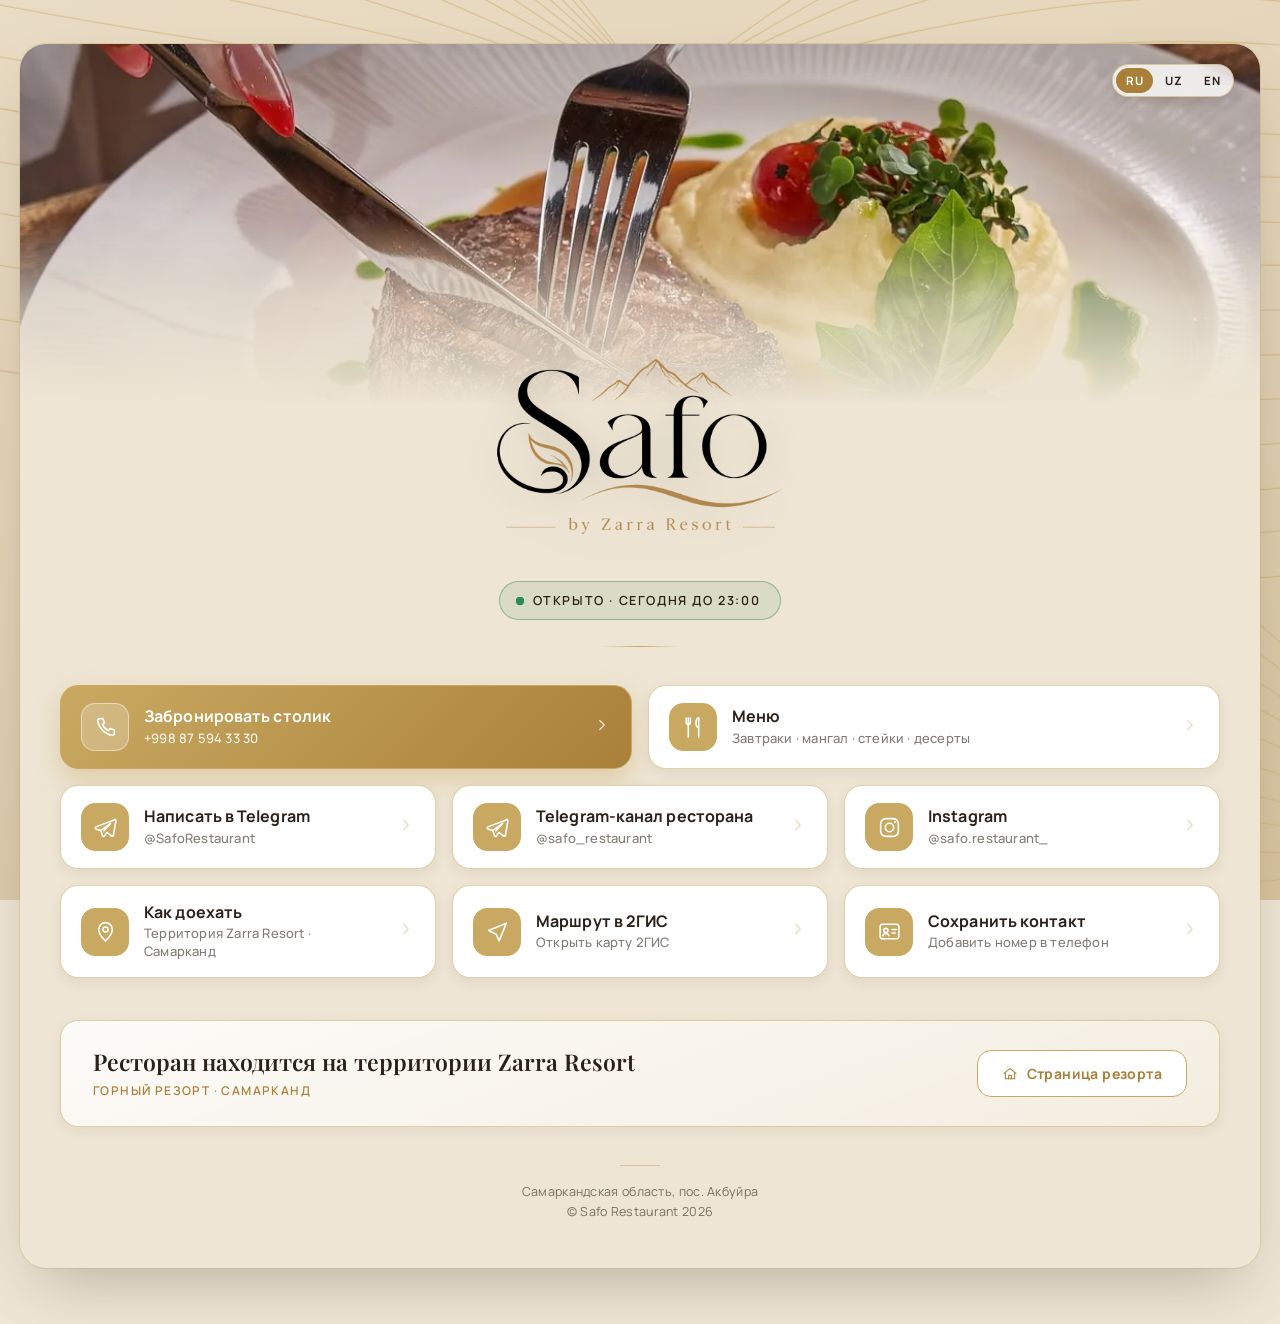
<file: index.html>
<!doctype html>
<html lang="ru">
<head>
  <meta charset="utf-8" />
  <meta name="viewport" content="width=device-width, initial-scale=1, viewport-fit=cover" />
  <title>Safo Restaurant — by Zarra Resort</title>
  <meta name="description" content="Safo Restaurant — ресторан на территории горного резорта Zarra Resort в Самарканде. Ежедневно с 11:00 до 23:00. Бронирование столиков, меню, Telegram, Instagram." />

  <!-- Favicon / иконки -->
  <link rel="icon" href="assets/favicon.svg" type="image/svg+xml" />
  <link rel="icon" href="assets/favicon-32.png" sizes="32x32" type="image/png" />
  <link rel="icon" href="assets/favicon-16.png" sizes="16x16" type="image/png" />
  <link rel="apple-touch-icon" href="assets/apple-touch-icon.png" />

  <!-- Open Graph -->
  <meta property="og:type" content="website" />
  <meta property="og:site_name" content="Safo Restaurant" />
  <meta property="og:locale" content="ru_RU" />
  <meta property="og:title" content="Safo Restaurant — by Zarra Resort" />
  <meta property="og:description" content="Ресторан на территории резорта Zarra Resort. Ежедневно 11:00–23:00. Бронирование, меню, Telegram, Instagram." />
  <meta property="og:image" content="https://safo-bio.netlify.app/assets/og-safo.jpg" />
  <meta property="og:image:width" content="1200" />
  <meta property="og:image:height" content="630" />
  <meta property="og:url" content="https://safo-bio.netlify.app/" />

  <!-- Twitter -->
  <meta name="twitter:card" content="summary_large_image" />
  <meta name="twitter:title" content="Safo Restaurant — by Zarra Resort" />
  <meta name="twitter:description" content="Ресторан на территории резорта Zarra Resort. Ежедневно 11:00–23:00." />
  <meta name="twitter:image" content="https://safo-bio.netlify.app/assets/og-safo.jpg" />


  <meta name="theme-color" content="#EEE5D4" />

  <link rel="manifest" href="./manifest.webmanifest" />

  <meta name="apple-mobile-web-app-capable" content="yes" />

  <meta name="apple-mobile-web-app-status-bar-style" content="default" />

  <meta name="apple-mobile-web-app-title" content="Safo" />

  <meta name="application-name" content="Safo" />

  <!-- Веб-шрифты: Manrope + Playfair Display, вшиты локально (работают офлайн, без внешних запросов) -->
  <link rel="stylesheet" href="assets/fonts/fonts.css" />


  <!-- Структурированные данные: Google показывает карточку с часами, адресом и меню -->
  <script type="application/ld+json">
  {
    "@context": "https://schema.org",
    "@type": "Restaurant",
    "@id": "https://safo-bio.netlify.app/#restaurant",
    "name": "Safo Restaurant",
    "description": "Ресторан Safo на территории горного резорта Zarra Resort в Самарканде. Европейская и узбекская кухня, мангал, стейки.",
    "url": "https://safo-bio.netlify.app/",
    "image": "https://safo-bio.netlify.app/assets/og-safo.jpg",
    "logo": "https://safo-bio.netlify.app/assets/pwa-512.png",
    "telephone": "+998875943330",
    "servesCuisine": ["Европейская", "Узбекская", "Стейки", "Мангал"],
    "priceRange": "$$",
    "currenciesAccepted": "UZS",
    "hasMenu": "https://safo-bio.netlify.app/menu/",
    "acceptsReservations": "True",
    "address": {
      "@type": "PostalAddress",
      "addressCountry": "UZ",
      "addressRegion": "Самаркандская область",
      "addressLocality": "пос. Акбуйра",
      "streetAddress": "Территория Zarra Resort"
    },
    "openingHoursSpecification": [{
      "@type": "OpeningHoursSpecification",
      "dayOfWeek": ["Monday","Tuesday","Wednesday","Thursday","Friday","Saturday","Sunday"],
      "opens": "11:00",
      "closes": "23:00"
    }],
    "sameAs": [
      "https://instagram.com/safo.restaurant_",
      "https://t.me/safo_restaurant"
    ],
    "containedInPlace": {
      "@type": "Resort",
      "name": "Zarra Resort",
      "url": "https://zarra-resort.netlify.app"
    }
  }
  </script>

  <style>
    :root{
      /* ===== Кремовая тема (по референсу Дианы) ===== */
      --bg:#EEE5D4;                 /* молочный фон */
      --bg-soft:#F7F2E8;            /* светлее — карточки */
      --white:#FFFFFF;
      --gold:#C9A961;               /* фирменное золото из логотипа */
      --gold-bright:#DDBE7A;
      --gold-deep:#A9803A;          /* тёмное золото — для текста-акцента */
      --gold-soft:rgba(201,169,97,.42);
      --gold-line:rgba(201,169,97,.55);
      --ink:#2B2118;                /* основной текст */
      --ink-dim:rgba(43,33,24,.60);
      --card:rgba(255,255,255,.72);
      --card-press:rgba(201,169,97,.16);
      --display:"Playfair Display", Georgia, "Times New Roman", serif;
      --serif:"Playfair Display", Georgia, serif;
      --sans:"Manrope", -apple-system, "Helvetica Neue", Arial, system-ui, sans-serif;
    }

    /* ===== Тёмная тема: ресторан работает до 23:00, вечером кремовый экран слепит.
       Ключевое: --gold-deep на светлом был ТЁМНЫМ золотом для контраста,
       на тёмном он обязан стать СВЕТЛЫМ, иначе текст и цены пропадут. ===== */
    @media (prefers-color-scheme: dark){
      :root{
        --bg:#171310;
        --bg-soft:#221C17;
        --white:#221C17;
        --gold:#C9A961;
        --gold-bright:#DDBE7A;
        --gold-deep:#E3C689;
        --gold-soft:rgba(201,169,97,.34);
        --gold-line:rgba(201,169,97,.34);
        --ink:#F2EADC;
        --ink-dim:rgba(242,234,220,.60);
        --card:rgba(255,255,255,.05);
        --card-press:rgba(201,169,97,.16);
        --line:rgba(201,169,97,.26);
      }
    }


    *{box-sizing:border-box;}
    html,body{margin:0;padding:0;}

    body{
      background:var(--bg);
      background-image:linear-gradient(165deg, #F5EEE1 0%, #EEE5D4 45%, #E7DAC2 100%);
      background-attachment:fixed;
      color:var(--ink);
      font-family:var(--sans);
      -webkit-font-smoothing:antialiased;
      text-rendering:optimizeLegibility;
      min-height:100vh;
    }

    /* ---------- Анимированные золотые линии (фон) ---------- */
    .bg-lines{
      position:fixed;
      inset:0;
      z-index:0;
      pointer-events:none;
      overflow:hidden;
      /* свой GPU-слой: иначе мобильный Chrome перерисовывает фон на каждом
         кадре скролла и «роняет» отрисовку кнопок */
      transform:translateZ(0);
      contain:paint;
    }
    .bg-lines svg{width:100%;height:100%;display:block;}
    .bg-lines path{
      fill:none;
      stroke:var(--gold);
      stroke-width:1.05;
      vector-effect:non-scaling-stroke;
    }
    .ln--a{opacity:.60;transform-origin:50% 50%;animation:drift-a 26s ease-in-out infinite alternate;
      will-change:transform;backface-visibility:hidden;}
    .ln--b{opacity:.42;transform-origin:50% 50%;animation:drift-b 34s ease-in-out infinite alternate;
      will-change:transform;backface-visibility:hidden;}
    @keyframes drift-a{
      from{transform:translate3d(-6%,-4%,0) scale(1.00) rotate(-3deg);}
      to  {transform:translate3d(7%,5%,0)  scale(1.18) rotate(4deg);}
    }
    @keyframes drift-b{
      from{transform:translate3d(6%,4%,0)   scale(1.16) rotate(2deg);}
      to  {transform:translate3d(-7%,-5%,0) scale(0.98) rotate(-4deg);}
    }
    @media (prefers-reduced-motion:reduce){
      .ln--a,.ln--b{animation:none;}
    }

    /* Центрированная колонка: mobile-first, аккуратно на десктопе */
    .page{
      position:relative;
      z-index:1;
      max-width:var(--col);
      margin:0 auto;
      min-height:100vh;
      overflow:hidden;
      box-shadow:0 0 0 1px rgba(201,169,97,.18);
    }

    /* ---------- Переключатель языков ---------- */
    .langbar{
      position:absolute;
      top:calc(12px + env(safe-area-inset-top));
      right:14px;
      z-index:6;
      display:flex;
      gap:2px;
      padding:3px;
      background:rgba(255,255,255,.78);
      border:1px solid var(--gold-line);
      border-radius:100px;
      backdrop-filter:blur(8px);
      -webkit-backdrop-filter:blur(8px);
      box-shadow:0 4px 14px rgba(43,33,24,.18);
    }
    .lang-btn{
      border:0;
      background:transparent;
      color:var(--ink);
      font-family:var(--sans);
      font-size:11.5px;
      font-weight:700;
      letter-spacing:.5px;
      padding:5px 10px;
      border-radius:100px;
      cursor:pointer;
      -webkit-tap-highlight-color:transparent;
      transition:background .16s ease, color .16s ease;
    }
    .lang-btn.active{background:var(--gold-deep);color:#fff;}


    @media (prefers-color-scheme: dark){
      /* карточки кнопок и панелей — тёплый тёмный, а не белый */
      .btn{background:#221C17;box-shadow:0 4px 14px rgba(0,0,0,.45);}
      .langbar{background:rgba(34,28,23,.85);box-shadow:0 4px 14px rgba(0,0,0,.5);}
      .status{background:rgba(201,169,97,.10);}
      .promo{background:linear-gradient(160deg, rgba(201,169,97,.10), rgba(255,255,255,.03));
             box-shadow:0 4px 14px rgba(0,0,0,.35);}
      .promo .p-btn{background:#221C17;}
      /* фото шапки: затемняем и уводим в тёмный фон */
      .hero::before{background:linear-gradient(to bottom, rgba(0,0,0,.45), rgba(0,0,0,.10) 45%);}
      .hero-fade{background:linear-gradient(to bottom, rgba(23,19,16,0) 0%, rgba(23,19,16,.70) 45%, var(--bg) 100%);}
      .page{box-shadow:0 0 0 1px rgba(201,169,97,.14);}
      /* линии фона мягче, чтобы не рябило */
      .ln--a{opacity:.30;} .ln--b{opacity:.20;}
      /* тёплый градиент фона был захардкожен — в тёмной теме перекрываем */
      body{background-image:linear-gradient(165deg, #1C1713 0%, #171310 45%, #120E0C 100%);}
      /* статус «открыто» — на тёмном нужен светлый зелёный */
      .status.is-open{border-color:rgba(94,200,140,.42);background:rgba(94,200,140,.12);}
      .status.is-open .dot, .status.is-open .dot::after{background:#5EC88C;}
      .status.is-closed{border-color:rgba(255,255,255,.16);background:rgba(255,255,255,.05);}
    }

    /* ---------- Шапка с фото ---------- */
    .hero{
      position:relative;
      width:100%;
      height:250px;
      overflow:hidden;
    }
    .hero-photo{
      width:100%;
      height:100%;
      object-fit:cover;
      object-position:center 55%;
      display:block;
    }
    .hero::before{
      content:"";
      position:absolute;inset:0;
      background:linear-gradient(to bottom, rgba(43,33,24,.22), rgba(43,33,24,0) 45%);
      pointer-events:none;
      z-index:1;
    }
    /* плавный переход фото в молочный фон */
    .hero-fade{
      position:absolute;
      left:0;right:0;bottom:-1px;
      height:120px;
      background:linear-gradient(to bottom, rgba(238,229,212,0) 0%, rgba(238,229,212,.65) 45%, var(--bg) 100%);
      pointer-events:none;
      z-index:1;
    }

    /* ---------- Логотип ---------- */

    /* Логотип под тему: два <img>, переключение через display —
       в отличие от <picture>, CSS пересчитывается при смене темы на лету. */
    /* img.* — специфичность выше, чем у .menu-hero img{display:block} */
    img.logo--dark{display:none;}
    @media (prefers-color-scheme: dark){
      img.logo--light{display:none;}
      img.logo--dark{display:block;}
    }

    .logo-wrap{
      display:flex;
      justify-content:center;
      margin-top:-42px;
      position:relative;
      z-index:2;
      padding:0 24px;
    }
    .logo{
      width:100%;
      max-width:250px;
      height:auto;
      filter:drop-shadow(0 6px 16px rgba(43,33,24,.18));
    }
    .sr-only{
      position:absolute;width:1px;height:1px;
      padding:0;margin:-1px;overflow:hidden;
      clip:rect(0,0,0,0);white-space:nowrap;border:0;
    }

    /* ---------- Заголовки / статус ---------- */
    .head{
      text-align:center;
      padding:10px 26px 4px;
    }
    .title{
      font-family:var(--serif);
      font-weight:600;
      font-size:29px;
      letter-spacing:.5px;
      margin:0;
    }
    .subtitle{
      font-family:var(--serif);
      font-style:italic;
      color:var(--gold-deep);
      font-size:16px;
      margin:7px 0 0;
      letter-spacing:.3px;
    }
    .status{
      font-family:var(--sans);
      font-size:11.5px;
      font-weight:600;
      letter-spacing:1.6px;
      text-transform:uppercase;
      color:var(--ink);
      margin:14px 0 0;
      display:inline-flex;
      align-items:center;
      gap:9px;
      padding:8px 16px 8px 13px;
      border:1px solid var(--gold-line);
      border-radius:100px;
      background:rgba(255,255,255,.6);
    }
    .status .dot{
      position:relative;
      width:8px;height:8px;border-radius:50%;
      background:var(--gold);
      flex:0 0 auto;
    }
    .status .dot::after{
      content:"";
      position:absolute;inset:0;border-radius:50%;
      background:var(--gold);
      animation:pulse 2s ease-out infinite;
    }
    @keyframes pulse{
      0%{transform:scale(1);opacity:.6;}
      70%{transform:scale(2.6);opacity:0;}
      100%{opacity:0;}
    }
    @media (prefers-reduced-motion:reduce){
      .status .dot::after{animation:none;}
    }
    /* состояния «открыто / закрыто» (проставляются из JS) */
    .status.is-open{border-color:rgba(46,138,87,.45);background:rgba(46,138,87,.10);}
    .status.is-open .dot,
    .status.is-open .dot::after{background:#2E8A57;}
    .status.is-closed{border-color:rgba(43,33,24,.22);background:rgba(43,33,24,.05);color:var(--ink-dim);}
    .status.is-closed .dot{background:#9a938a;}
    .status.is-closed .dot::after{animation:none;opacity:0;}

    /* Тонкая золотая линия-разделитель */
    .divider{
      width:52px;height:1px;
      background:linear-gradient(90deg, transparent, var(--gold), transparent);
      margin:20px auto 6px;
      border:0;
      opacity:.9;
    }

    /* ---------- Кнопки-ссылки ---------- */
    .links{
      padding:14px 22px 6px;
      display:flex;
      flex-direction:column;
      gap:12px;
    }
    .btn{
      display:flex;
      align-items:center;
      gap:13px;
      width:100%;
      padding:13px 15px;
      border:1px solid var(--gold-line);
      border-radius:16px;
      background:var(--white);
      color:var(--ink);
      text-decoration:none;
      -webkit-tap-highlight-color:transparent;
      box-shadow:0 4px 14px rgba(43,33,24,.07);
      transition:border-color .18s ease, transform .08s ease, box-shadow .18s ease, background .18s ease;
    }
    .btn:active{
      background:var(--card-press);
      border-color:var(--gold);
      transform:scale(.985);
    }
    .btn:active .ic{transform:scale(.9);}
    @media (hover:hover){
      .btn:hover{
        border-color:var(--gold);
        transform:translateY(-2px);
        box-shadow:0 10px 22px rgba(43,33,24,.12);
      }
      .btn:hover .chev{transform:translateX(3px);color:var(--gold-deep);}
    }

    /* иконка в «чипе» — ВАРИАНТ A: золотой чип + белая иконка */
    .btn .ic{
      flex:0 0 auto;
      width:42px;height:42px;border-radius:12px;
      color:#fff;
      background:var(--gold);
      border:1px solid var(--gold);
      display:flex;align-items:center;justify-content:center;
      transition:transform .18s cubic-bezier(.22,.61,.36,1), background .18s ease, border-color .18s ease;
    }
    .btn .ic svg{width:22px;height:22px;display:block;}
    .btn .tx{
      flex:1 1 auto;
      min-width:0;
      display:flex;
      flex-direction:column;
      gap:2px;
    }
    .btn .lbl{
      font-size:15px;
      font-weight:700;
      letter-spacing:.1px;
      line-height:1.2;
    }
    .btn .sub{
      font-size:12.5px;
      font-weight:500;
      color:var(--ink-dim);
      letter-spacing:.2px;
    }
    .btn .chev{
      flex:0 0 auto;
      color:var(--gold-soft);
      transition:transform .2s cubic-bezier(.22,.61,.36,1), color .18s ease;
    }

    /* Главная кнопка (бронь) — заливная золотая */
    .btn--primary{
      background:linear-gradient(135deg, var(--gold), var(--gold-deep));
      border-color:var(--gold);
      box-shadow:0 10px 24px rgba(201,169,97,.42);
    }
    .btn--primary .lbl{color:#fff;}
    .btn--primary .sub{color:rgba(255,255,255,.92);}
    .btn--primary .ic{
      color:#fff;
      background:rgba(255,255,255,.22);
      border-color:rgba(255,255,255,.45);
    }
    .btn--primary .chev{color:rgba(255,255,255,.8);}
    .btn--primary:active{
      background:linear-gradient(135deg, var(--gold), var(--gold-deep));
      border-color:var(--gold-deep);
    }
    @media (hover:hover){
      .btn--primary:hover{border-color:var(--gold-deep);filter:brightness(1.03);box-shadow:0 14px 30px rgba(201,169,97,.5);}
      .btn--primary:hover .chev{color:#fff;}
    }

    /* ---------- Инфо-блок «территория резорта» ---------- */
    .promo{
      margin:20px 22px 4px;
      padding:18px 18px 16px;
      border:1px solid var(--gold-line);
      border-radius:18px;
      background:linear-gradient(160deg, rgba(255,255,255,.85), rgba(247,242,232,.6));
      text-align:center;
      box-shadow:0 4px 14px rgba(43,33,24,.06);
    }
    .promo .p-title{
      font-family:var(--display);
      font-weight:600;
      font-size:18px;
      line-height:1.3;
      margin:0 0 5px;
    }
    .promo .p-text{
      font-size:12px;
      font-weight:600;
      text-transform:uppercase;
      letter-spacing:1.4px;
      color:var(--gold-deep);
      margin:0 0 15px;
      line-height:1.5;
    }
    .promo .p-btn{
      display:inline-flex;
      align-items:center;
      gap:9px;
      padding:11px 20px;
      border:1px solid var(--gold);
      border-radius:14px;
      color:var(--gold-deep);
      background:var(--white);
      text-decoration:none;
      font-size:13.5px;
      font-weight:700;
      letter-spacing:.4px;
      transition:background .18s ease, color .18s ease;
    }
    .promo .p-btn:active{background:var(--gold);color:#fff;}
    .promo .p-btn svg{width:16px;height:16px;}

    /* ---------- Футер ---------- */
    .foot{
      text-align:center;
      padding:26px 26px calc(30px + env(safe-area-inset-bottom));
      font-size:11.5px;
      line-height:1.6;
      letter-spacing:.3px;
      color:var(--ink-dim);
    }
    .foot .fdiv{
      width:40px;height:1px;
      background:var(--gold-line);
      margin:0 auto 16px;
    }

    /* ---------- Анимация появления (fade + slide up) ---------- */
    @keyframes rise{
      from{opacity:0;transform:translateY(14px);}
      to{opacity:1;transform:translateY(0);}
    }
    .anim{
      opacity:0;
      animation:rise .6s cubic-bezier(.22,.61,.36,1) both;
    }
    @media (prefers-reduced-motion:reduce){
      .anim{animation:none;opacity:1;}
    }

/* ═══════════════════════════════════════════════════════════════════
   SAFO · АДАПТИВ  —  index.html
   ВСТАВИТЬ В САМЫЙ КОНЕЦ <style>. Обязательно после блока
   @media(prefers-color-scheme:dark) строк 226–246: там .page{box-shadow}
   и .hero-fade объявлены без условия по ширине.
   Разметка не меняется. .links содержит ровно 8 <a class="btn">,
   первые две — «Забронировать столик» и «Меню».
   ═══════════════════════════════════════════════════════════════════ */

:root{ --col:480px; }
@media (min-width:700px) { :root{ --col:660px;  } }
@media (min-width:900px) { :root{ --col:780px;  } }
@media (min-width:1000px){ :root{ --col:880px;  } }
@media (min-width:1180px){ :root{ --col:1240px; } }   /* hero 1200px → 1.03× */
@media (min-width:1520px){ :root{ --col:1400px; } }   /* hero → 1.17×, под
                                                         .hero::before незаметно */

/* ---------- 700+: та же одна колонка, но не «растянутый телефон» ---------- */
@media (min-width:700px){
  .hero{height:300px;}
  .hero-fade{height:150px;}
  .logo-wrap{margin-top:-48px;}
  .logo{max-width:280px;}
  .title{font-size:33px;}
  .head{padding:12px 26px 4px;}
  .langbar{right:22px;}

  .links{padding:16px 26px 8px; gap:13px;}
  .btn{padding:15px 17px;}
  .btn .ic{width:46px; height:46px;}
  .btn .ic svg{width:24px; height:24px;}
  .btn .lbl{font-size:15.5px;}
  .btn .sub{font-size:13px;}

  /* промо перестаёт быть «островком» по центру: заголовок и подпись
     слева, кнопка справа. Работает на трёх существующих детях. */
  .promo{
    margin:24px 26px 4px; padding:22px 24px; text-align:left;
    display:grid; grid-template-columns:minmax(0,1fr) auto;
    grid-template-areas:"t b" "s b";
    column-gap:24px; align-items:center;
  }
  .promo .p-title{grid-area:t; font-size:20px; margin:0 0 5px;}
  .promo .p-text {grid-area:s; margin:0;}
  .promo .p-btn  {grid-area:b; align-self:center;}
}

/* ---------- 900+: ссылки в две колонки ---------- */
@media (min-width:900px){
  .links{
    display:grid; grid-template-columns:repeat(2,minmax(0,1fr));
    gap:14px; padding:18px 28px 8px;
  }
  /* nth-child(1)/(2) = «Забронировать столик» и «Меню» — две главные
     цели страницы, идут во всю ширину. Если ссылки переставят —
     переставить и это правило. */
  .links > .btn:nth-child(1),
  .links > .btn:nth-child(2){grid-column:1 / -1;}
}

@media (min-width:1000px){ .hero{height:330px;} .logo{max-width:300px;} }

/* ═══════════ 1180+: панель на «столе» + композиция 3+3 / 2+2+2 ═══════════ */
@media (min-width:1180px){
  body{background-image:linear-gradient(165deg,#E9DCC4 0%,#E1D1B4 52%,#D7C39E 100%);}

  .page{
    /* СВОЯ поверхность обязательна: без неё золотое кольцо и тень
       рисуются вокруг области, тождественной фону, и панель не
       читается как карточка — она читается как контур в воздухе. */
    background:var(--bg);
    min-height:auto;               /* было 100vh — прямой источник пустоты
                                      под футером на высоком мониторе */
    margin:44px auto 56px;
    border-radius:26px;            /* .page уже overflow:hidden → обрежет hero.
                                      Здесь это безопасно: sticky-элементов нет. */
    box-shadow:
      0 0 0 1px rgba(201,169,97,.34),
      inset 0 1px 0 rgba(255,255,255,.55),
      0 28px 64px -22px rgba(43,33,24,.30);
  }

  /* 1240×360 = 3.44:1 при исходнике 1.61:1 → показываем ~46% высоты
     кадра (на телефоне 34%). Кроп только по вертикали, ширина 1:1. */
  .hero{height:360px;}
  .hero-photo{object-position:center 55%;}
  .hero-fade{height:190px;}
  .logo-wrap{margin-top:-62px;}
  .logo{max-width:320px;}
  .title{font-size:38px;}
  .head{padding:16px 26px 4px;}
  .status{font-size:12.5px; padding:10px 20px 10px 16px;}
  .divider{width:76px; margin:26px auto 8px;}
  .langbar{top:calc(20px + env(safe-area-inset-top)); right:26px;}

  /* 8 кнопок из шести колонок: 3+3 / 2+2+2 / 2+2+2 = ровно три ряда.
     Ряд 1 — «Забронировать» и «Меню» по половине (по 570px, а не
     золотая плита во всю ширину). Ряды 2–3 — шесть ссылок по трети.
     Иерархия соблюдена, композиция закрыта, разметка не тронута. */
  .links{
    grid-template-columns:repeat(6,minmax(0,1fr));
    gap:16px; padding:26px 40px 10px;
  }
  .links > .btn{grid-column:span 2;}
  .links > .btn:nth-child(1),
  .links > .btn:nth-child(2){grid-column:span 3;}

  .btn{padding:17px 20px; border-radius:18px; gap:15px;}
  .btn .ic{width:48px; height:48px; border-radius:14px;}
  .btn .ic svg{width:25px; height:25px;}
  .btn .lbl{font-size:16px;}
  .btn .sub{font-size:13px;}

  .promo{margin:32px 40px 6px; padding:26px 32px;}
  .promo .p-title{font-size:23px;}
  .promo .p-btn{padding:13px 24px; font-size:14px;}

  .foot{padding:32px 26px 46px; font-size:12.5px;}
}

@media (min-width:1520px){
  .hero{height:420px;}
  .hero-fade{height:210px;}
  .logo-wrap{margin-top:-70px;}
  .logo{max-width:350px;}
  .links{gap:18px; padding:30px 46px 12px;}
  .promo{margin:36px 46px 6px;}
  .foot{padding:36px 26px 52px;}
}

/* ---------- Тёмная тема ----------
   .page{box-shadow} в строке 237 объявлен без условия по ширине;
   наш блок идёт позже и выиграл бы со светлыми значениями. */
@media (prefers-color-scheme:dark) and (min-width:1180px){
  body{background-image:linear-gradient(165deg,#0F0C0A 0%,#0B0908 55%,#080606 100%);}
  .page{
    box-shadow:
      0 0 0 1px rgba(201,169,97,.24),
      inset 0 1px 0 rgba(255,255,255,.05),
      0 30px 70px -24px rgba(0,0,0,.75);
  }
}

  </style>
</head>
<body>
  <!-- ======= ФОН: анимированные золотые линии (по референсу Дианы) ======= -->
  <div class="bg-lines" aria-hidden="true">
    <svg viewBox="0 0 400 800" preserveAspectRatio="xMidYMid slice" xmlns="http://www.w3.org/2000/svg">
      <g class="ln ln--a">
          <path d="M -80 120 C 110 -40, 300 640, 480 380"/>
          <path d="M -80 132 C 110 -7, 300 606, 480 372"/>
          <path d="M -80 145 C 110 26, 300 572, 480 365"/>
          <path d="M -80 157 C 110 59, 300 538, 480 357"/>
          <path d="M -80 169 C 110 92, 300 504, 480 349"/>
          <path d="M -80 182 C 110 125, 300 469, 480 342"/>
          <path d="M -80 194 C 110 158, 300 435, 480 334"/>
          <path d="M -80 206 C 110 191, 300 401, 480 326"/>
          <path d="M -80 219 C 110 224, 300 367, 480 319"/>
          <path d="M -80 231 C 110 256, 300 333, 480 311"/>
          <path d="M -80 244 C 110 289, 300 299, 480 304"/>
          <path d="M -80 256 C 110 322, 300 265, 480 296"/>
          <path d="M -80 268 C 110 355, 300 231, 480 288"/>
          <path d="M -80 281 C 110 388, 300 196, 480 281"/>
          <path d="M -80 293 C 110 421, 300 162, 480 273"/>
          <path d="M -80 305 C 110 454, 300 128, 480 265"/>
          <path d="M -80 318 C 110 487, 300 94, 480 258"/>
          <path d="M -80 330 C 110 520, 300 60, 480 250"/>
      </g>
      <g class="ln ln--b">
          <path d="M -80 520 C 110 860, 300 120, 480 600"/>
          <path d="M -80 534 C 110 817, 300 171, 480 591"/>
          <path d="M -80 548 C 110 774, 300 222, 480 582"/>
          <path d="M -80 562 C 110 731, 300 272, 480 572"/>
          <path d="M -80 575 C 110 688, 300 323, 480 563"/>
          <path d="M -80 589 C 110 645, 300 374, 480 554"/>
          <path d="M -80 603 C 110 602, 300 425, 480 545"/>
          <path d="M -80 617 C 110 558, 300 475, 480 535"/>
          <path d="M -80 631 C 110 515, 300 526, 480 526"/>
          <path d="M -80 645 C 110 472, 300 577, 480 517"/>
          <path d="M -80 658 C 110 429, 300 628, 480 508"/>
          <path d="M -80 672 C 110 386, 300 678, 480 498"/>
          <path d="M -80 686 C 110 343, 300 729, 480 489"/>
          <path d="M -80 700 C 110 300, 300 780, 480 480"/>
      </g>
    </svg>
  </div>

  <main class="page">

    <!-- ======= ПЕРЕКЛЮЧАТЕЛЬ ЯЗЫКОВ ======= -->
    <div class="langbar" role="group" aria-label="Язык / Language">
      <button class="lang-btn" data-lang="ru" type="button">RU</button>
      <button class="lang-btn" data-lang="uz" type="button">UZ</button>
      <button class="lang-btn" data-lang="en" type="button">EN</button>
    </div>

    <!-- ======= ШАПКА: фото резорта ======= -->
    <header class="hero">
      <img class="hero-photo" src="assets/hero-restaurant.webp"
           alt="Safo Restaurant — стейк от шефа"
           width="1200" height="745" />
      <div class="hero-fade"></div>
    </header>

    <!-- ======= ЛОГОТИП ======= -->
    <div class="logo-wrap">
      <img class="logo logo--light anim" style="animation-delay:.05s" src="assets/logo-safo-black.png"
           alt="Safo — by Zarra Resort" width="250" height="163" />
      <img class="logo logo--dark anim" style="animation-delay:.05s" src="assets/logo-safo-white.png"
           alt="" aria-hidden="true" width="250" height="163" />
    </div>

    <!-- ======= СТАТУС ======= -->
    <section class="head">
      <h1 class="sr-only">Safo Restaurant — by Zarra Resort</h1>
      <p class="status anim" id="status" style="animation-delay:.16s"><span class="dot" id="status-dot"></span><span id="status-text">Ежедневно&nbsp;11:00–23:00</span></p>
      <hr class="divider anim" style="animation-delay:.22s" />
    </section>

    <!-- ======= КНОПКИ-ССЫЛКИ ======= -->
    <!-- ВНИМАНИЕ: перед публикацией открыть каждую ссылку с телефона и проверить,
         что попадаешь в нужный профиль. Особенно @safo.restaurant_ (точка + подчёркивание в конце). -->
    <nav class="links">

      <!-- 1. Забронировать столик -->
      <a class="btn btn--primary anim" style="animation-delay:.34s" href="tel:+998875943330">
        <span class="ic" aria-hidden="true">
          <svg viewBox="0 0 24 24" fill="none" stroke="currentColor" stroke-width="1.5" stroke-linecap="round" stroke-linejoin="round">
            <path d="M6.5 3.5h3l1.5 4-2 1.5a12 12 0 0 0 6 6l1.5-2 4 1.5v3a2 2 0 0 1-2.2 2A17 17 0 0 1 4.5 5.7 2 2 0 0 1 6.5 3.5Z"/>
          </svg>
        </span>
        <span class="tx">
          <span class="lbl" data-i18n="book_lbl">Забронировать столик</span>
          <span class="sub">+998 87 594 33 30</span>
        </span>
        <span class="chev" aria-hidden="true">
          <svg width="18" height="18" viewBox="0 0 24 24" fill="none" stroke="currentColor" stroke-width="1.6" stroke-linecap="round" stroke-linejoin="round"><path d="M9 6l6 6-6 6"/></svg>
        </span>
      </a>

      <!-- 2. Меню -->
      <a class="btn anim" style="animation-delay:.37s" href="menu/">
        <span class="ic" aria-hidden="true">
          <svg viewBox="0 0 24 24" fill="none" stroke="currentColor" stroke-width="1.5" stroke-linecap="round" stroke-linejoin="round">
            <path d="M7 3v18"/>
            <path d="M5 3v4a2 2 0 0 0 4 0V3"/>
            <path d="M17 3c-1.6 0-2.6 2-2.6 5s1 4 2.6 4"/>
            <path d="M17 3v18"/>
          </svg>
        </span>
        <span class="tx">
          <span class="lbl" data-i18n="menu_lbl">Меню</span>
          <span class="sub" data-i18n="menu_sub">Завтраки · мангал · стейки · десерты</span>
        </span>
        <span class="chev" aria-hidden="true">
          <svg width="18" height="18" viewBox="0 0 24 24" fill="none" stroke="currentColor" stroke-width="1.6" stroke-linecap="round" stroke-linejoin="round"><path d="M9 6l6 6-6 6"/></svg>
        </span>
      </a>

      <!-- 3. Написать в Telegram -->
      <a class="btn anim" style="animation-delay:.40s" href="https://t.me/SafoRestaurant" target="_blank" rel="noopener">
        <span class="ic" aria-hidden="true">
          <svg viewBox="0 0 24 24" fill="none" stroke="currentColor" stroke-width="1.5" stroke-linecap="round" stroke-linejoin="round">
            <path d="M21 4.5 2.8 11.4c-.9.34-.88 1.63.03 1.94l4.6 1.55 1.77 5.05c.27.77 1.28.9 1.74.22l2.35-3.4 4.6 3.4c.63.47 1.53.12 1.7-.65L21.98 5.6c.2-.9-.7-1.66-1.55-1.32Z"/>
            <path d="M8 14.5 17 8l-6.4 7.2"/>
          </svg>
        </span>
        <span class="tx">
          <span class="lbl" data-i18n="tgw_lbl">Написать в Telegram</span>
          <span class="sub">@SafoRestaurant</span>
        </span>
        <span class="chev" aria-hidden="true">
          <svg width="18" height="18" viewBox="0 0 24 24" fill="none" stroke="currentColor" stroke-width="1.6" stroke-linecap="round" stroke-linejoin="round"><path d="M9 6l6 6-6 6"/></svg>
        </span>
      </a>

      <!-- 3. Telegram-канал -->
      <a class="btn anim" style="animation-delay:.46s" href="https://t.me/safo_restaurant" target="_blank" rel="noopener">
        <span class="ic" aria-hidden="true">
          <svg viewBox="0 0 24 24" fill="none" stroke="currentColor" stroke-width="1.5" stroke-linecap="round" stroke-linejoin="round">
            <path d="M21 4.5 2.8 11.4c-.9.34-.88 1.63.03 1.94l4.6 1.55 1.77 5.05c.27.77 1.28.9 1.74.22l2.35-3.4 4.6 3.4c.63.47 1.53.12 1.7-.65L21.98 5.6c.2-.9-.7-1.66-1.55-1.32Z"/>
            <path d="M8 14.5 17 8l-6.4 7.2"/>
          </svg>
        </span>
        <span class="tx">
          <span class="lbl" data-i18n="tgc_lbl">Telegram-канал ресторана</span>
          <span class="sub">@safo_restaurant</span>
        </span>
        <span class="chev" aria-hidden="true">
          <svg width="18" height="18" viewBox="0 0 24 24" fill="none" stroke="currentColor" stroke-width="1.6" stroke-linecap="round" stroke-linejoin="round"><path d="M9 6l6 6-6 6"/></svg>
        </span>
      </a>

      <!-- 4. Instagram -->
      <a class="btn anim" style="animation-delay:.52s" href="https://instagram.com/safo.restaurant_" target="_blank" rel="noopener">
        <span class="ic" aria-hidden="true">
          <svg viewBox="0 0 24 24" fill="none" stroke="currentColor" stroke-width="1.5" stroke-linecap="round" stroke-linejoin="round">
            <rect x="3.5" y="3.5" width="17" height="17" rx="5"/>
            <circle cx="12" cy="12" r="4"/>
            <circle cx="17.3" cy="6.7" r="1" fill="currentColor" stroke="none"/>
          </svg>
        </span>
        <span class="tx">
          <span class="lbl">Instagram</span>
          <span class="sub">@safo.restaurant_</span>
        </span>
        <span class="chev" aria-hidden="true">
          <svg width="18" height="18" viewBox="0 0 24 24" fill="none" stroke="currentColor" stroke-width="1.6" stroke-linecap="round" stroke-linejoin="round"><path d="M9 6l6 6-6 6"/></svg>
        </span>
      </a>

      <!-- 5. Как доехать -->
      <a class="btn anim" style="animation-delay:.58s" href="https://maps.google.com/?q=Zarra+Hotel+%26+Resort+Samarkand" target="_blank" rel="noopener">
        <span class="ic" aria-hidden="true">
          <svg viewBox="0 0 24 24" fill="none" stroke="currentColor" stroke-width="1.5" stroke-linecap="round" stroke-linejoin="round">
            <path d="M12 21s6.5-6 6.5-11a6.5 6.5 0 1 0-13 0C5.5 15 12 21 12 21Z"/>
            <circle cx="12" cy="10" r="2.4"/>
          </svg>
        </span>
        <span class="tx">
          <span class="lbl" data-i18n="route_lbl">Как доехать</span>
          <span class="sub" data-i18n="route_sub">Территория Zarra Resort · Самарканд</span>
        </span>
        <span class="chev" aria-hidden="true">
          <svg width="18" height="18" viewBox="0 0 24 24" fill="none" stroke="currentColor" stroke-width="1.6" stroke-linecap="round" stroke-linejoin="round"><path d="M9 6l6 6-6 6"/></svg>
        </span>
      </a>

      <!-- 6. 2ГИС -->
      <a class="btn anim" style="animation-delay:.61s" href="https://go.2gis.com/mncpa" target="_blank" rel="noopener">
        <span class="ic" aria-hidden="true">
          <svg viewBox="0 0 24 24" fill="none" stroke="currentColor" stroke-width="1.5" stroke-linecap="round" stroke-linejoin="round">
            <path d="M3.5 11 20.5 4l-7 17-2.8-6.4L3.5 11Z"/>
          </svg>
        </span>
        <span class="tx">
          <span class="lbl" data-i18n="gis_lbl">Маршрут в 2ГИС</span>
          <span class="sub" data-i18n="gis_sub">Открыть карту 2ГИС</span>
        </span>
        <span class="chev" aria-hidden="true">
          <svg width="18" height="18" viewBox="0 0 24 24" fill="none" stroke="currentColor" stroke-width="1.6" stroke-linecap="round" stroke-linejoin="round"><path d="M9 6l6 6-6 6"/></svg>
        </span>
      </a>

      <!-- 7. Сохранить контакт (vCard) -->
      <a class="btn anim" style="animation-delay:.64s" href="assets/safo.vcf" download="Safo-Restaurant.vcf">
        <span class="ic" aria-hidden="true">
          <svg viewBox="0 0 24 24" fill="none" stroke="currentColor" stroke-width="1.5" stroke-linecap="round" stroke-linejoin="round">
            <rect x="3" y="5" width="18" height="14" rx="2.5"/>
            <circle cx="8.5" cy="11" r="2"/>
            <path d="M5.5 16c.5-1.4 1.6-2.1 3-2.1s2.5.7 3 2.1"/>
            <path d="M14.5 10h4M14.5 13.5h3"/>
          </svg>
        </span>
        <span class="tx">
          <span class="lbl" data-i18n="vcard_lbl">Сохранить контакт</span>
          <span class="sub" data-i18n="vcard_sub">Добавить номер в телефон</span>
        </span>
        <span class="chev" aria-hidden="true">
          <svg width="18" height="18" viewBox="0 0 24 24" fill="none" stroke="currentColor" stroke-width="1.6" stroke-linecap="round" stroke-linejoin="round"><path d="M9 6l6 6-6 6"/></svg>
        </span>
      </a>

    </nav>

    <!-- ======= БЛОК: территория резорта ======= -->
    <section class="promo anim" style="animation-delay:.70s">
      <p class="p-title" data-i18n="promo_title">Ресторан находится на территории Zarra Resort</p>
      <p class="p-text" data-i18n="promo_sub">Горный резорт · Самарканд</p>
      <a class="p-btn" href="https://zarra-resort.netlify.app" target="_blank" rel="noopener">
        <svg viewBox="0 0 24 24" fill="none" stroke="currentColor" stroke-width="1.6" stroke-linecap="round" stroke-linejoin="round" aria-hidden="true">
          <path d="M3 11l9-7 9 7"/><path d="M5 10v9h14v-9"/><path d="M10 19v-5h4v5"/>
        </svg>
        <span data-i18n="promo_btn">Страница резорта</span>
      </a>
    </section>

    <!-- ======= ФУТЕР ======= -->
    <footer class="foot anim" style="animation-delay:.78s">
      <div class="fdiv"></div>
      <span data-i18n="foot_addr">Самаркандская область, пос. Акбуйра</span><br />
      © Safo Restaurant 2026
    </footer>

  </main>

  <script>
    // Подстраховка: после появления снимаем .anim, чтобы opacity:0 не мог
    // «залипнуть» из-за особенностей отрисовки на мобильных.
    setTimeout(function () {
      document.querySelectorAll('.anim').forEach(function (el) {
        el.classList.remove('anim');
        el.style.opacity = '1';
      });
    }, 2000);



    // ===== Мультиязычность RU / UZ / EN + умный статус часов (11:00–23:00) =====
    var I18N = {
      ru: {
        book_lbl:"Забронировать столик",
        menu_lbl:"Меню", menu_sub:"Завтраки · мангал · стейки · десерты",
        tgw_lbl:"Написать в Telegram", tgc_lbl:"Telegram-канал ресторана",
        route_lbl:"Как доехать", route_sub:"Территория Zarra Resort · Самарканд",
        gis_lbl:"Маршрут в 2ГИС", gis_sub:"Открыть карту 2ГИС",
        vcard_lbl:"Сохранить контакт", vcard_sub:"Добавить номер в телефон",
        promo_title:"Ресторан находится на территории Zarra Resort",
        promo_sub:"Горный резорт · Самарканд", promo_btn:"Страница резорта",
        foot_addr:"Самаркандская область, пос. Акбуйра",
        st_open:"Открыто&nbsp;·&nbsp;сегодня до 23:00",
        st_closed:"Закрыто&nbsp;·&nbsp;откроется в 11:00"
      },
      uz: {
        book_lbl:"Stol band qilish",
        menu_lbl:"Menyu", menu_sub:"Nonushta · mangal · steyk · shirinliklar",
        tgw_lbl:"Telegramda yozish", tgc_lbl:"Restoran Telegram kanali",
        route_lbl:"Qanday yetib borish", route_sub:"Zarra Resort hududi · Samarqand",
        gis_lbl:"2GISda marshrut", gis_sub:"2GIS xaritasini ochish",
        vcard_lbl:"Kontaktni saqlash", vcard_sub:"Raqamni telefonga qo‘shish",
        promo_title:"Restoran Zarra Resort hududida joylashgan",
        promo_sub:"Tog‘ resorti · Samarqand", promo_btn:"Resort sahifasi",
        foot_addr:"Samarqand viloyati, Akbuyra qishlog‘i",
        st_open:"Ochiq&nbsp;·&nbsp;bugun 23:00 gacha",
        st_closed:"Yopiq&nbsp;·&nbsp;11:00 da ochiladi"
      },
      en: {
        book_lbl:"Book a table",
        menu_lbl:"Menu", menu_sub:"Breakfast · grill · steaks · desserts",
        tgw_lbl:"Message on Telegram", tgc_lbl:"Restaurant Telegram channel",
        route_lbl:"Get directions", route_sub:"Zarra Resort area · Samarkand",
        gis_lbl:"Route in 2GIS", gis_sub:"Open 2GIS map",
        vcard_lbl:"Save contact", vcard_sub:"Add number to phone",
        promo_title:"The restaurant is located at Zarra Resort",
        promo_sub:"Mountain resort · Samarkand", promo_btn:"Resort page",
        foot_addr:"Samarkand region, Akbuyra village",
        st_open:"Open&nbsp;·&nbsp;today until 23:00",
        st_closed:"Closed&nbsp;·&nbsp;opens at 11:00"
      }
    };

    function setLang(lang) {
      var d = I18N[lang] || I18N.ru;
      document.documentElement.lang = lang;
      document.querySelectorAll('[data-i18n]').forEach(function (el) {
        var k = el.getAttribute('data-i18n');
        if (d[k] != null) el.innerHTML = d[k];
      });
      // статус часов на выбранном языке
      var st = document.getElementById('status');
      var stx = document.getElementById('status-text');
      if (st && stx) {
        var now = new Date();
        var h = now.getHours() + now.getMinutes() / 60;
        var isOpen = h >= 11 && h < 23;
        st.classList.remove('is-open', 'is-closed');
        st.classList.add(isOpen ? 'is-open' : 'is-closed');
        stx.innerHTML = isOpen ? d.st_open : d.st_closed;
      }
      document.querySelectorAll('.lang-btn').forEach(function (b) {
        b.classList.toggle('active', b.getAttribute('data-lang') === lang);
      });
      try { localStorage.setItem('safo_lang', lang); } catch (e) {}
    }

    (function () {
      var saved = null;
      try { saved = localStorage.getItem('safo_lang'); } catch (e) {}
      document.querySelectorAll('.lang-btn').forEach(function (b) {
        b.addEventListener('click', function () { setLang(b.getAttribute('data-lang')); });
      });
      setLang(saved || 'ru');
    })();
  </script>

  <script>
    // PWA: меню открывается офлайн и ставится на домашний экран
    if ('serviceWorker' in navigator) {
      window.addEventListener('load', function () {
        navigator.serviceWorker.register('./sw.js', { scope: './' })
          .catch(function () { /* офлайн-режим просто не включится */ });
      });
    }
  </script>
</body>
</html>
</file>
<file: assets/fonts/fonts.css>
@font-face{font-family:'Manrope';font-style:normal;font-weight:400;font-display:swap;src:url('Manrope-400-cyrillic.woff2') format('woff2');unicode-range:U+0301, U+0400-045F, U+0490-0491, U+04B0-04B1, U+2116;}
@font-face{font-family:'Manrope';font-style:normal;font-weight:400;font-display:swap;src:url('Manrope-400-latin-ext.woff2') format('woff2');unicode-range:U+0100-02BA, U+02BD-02C5, U+02C7-02CC, U+02CE-02D7, U+02DD-02FF, U+0304, U+0308, U+0329, U+1D00-1DBF, U+1E00-1E9F, U+1EF2-1EFF, U+2020, U+20A0-20AB, U+20AD-20C0, U+2113, U+2C60-2C7F, U+A720-A7FF;}
@font-face{font-family:'Manrope';font-style:normal;font-weight:400;font-display:swap;src:url('Manrope-400-latin.woff2') format('woff2');unicode-range:U+0000-00FF, U+0131, U+0152-0153, U+02BB-02BC, U+02C6, U+02DA, U+02DC, U+0304, U+0308, U+0329, U+2000-206F, U+20AC, U+2122, U+2191, U+2193, U+2212, U+2215, U+FEFF, U+FFFD;}
@font-face{font-family:'Manrope';font-style:normal;font-weight:500;font-display:swap;src:url('Manrope-500-cyrillic.woff2') format('woff2');unicode-range:U+0301, U+0400-045F, U+0490-0491, U+04B0-04B1, U+2116;}
@font-face{font-family:'Manrope';font-style:normal;font-weight:500;font-display:swap;src:url('Manrope-500-latin-ext.woff2') format('woff2');unicode-range:U+0100-02BA, U+02BD-02C5, U+02C7-02CC, U+02CE-02D7, U+02DD-02FF, U+0304, U+0308, U+0329, U+1D00-1DBF, U+1E00-1E9F, U+1EF2-1EFF, U+2020, U+20A0-20AB, U+20AD-20C0, U+2113, U+2C60-2C7F, U+A720-A7FF;}
@font-face{font-family:'Manrope';font-style:normal;font-weight:500;font-display:swap;src:url('Manrope-500-latin.woff2') format('woff2');unicode-range:U+0000-00FF, U+0131, U+0152-0153, U+02BB-02BC, U+02C6, U+02DA, U+02DC, U+0304, U+0308, U+0329, U+2000-206F, U+20AC, U+2122, U+2191, U+2193, U+2212, U+2215, U+FEFF, U+FFFD;}
@font-face{font-family:'Manrope';font-style:normal;font-weight:600;font-display:swap;src:url('Manrope-600-cyrillic.woff2') format('woff2');unicode-range:U+0301, U+0400-045F, U+0490-0491, U+04B0-04B1, U+2116;}
@font-face{font-family:'Manrope';font-style:normal;font-weight:600;font-display:swap;src:url('Manrope-600-latin-ext.woff2') format('woff2');unicode-range:U+0100-02BA, U+02BD-02C5, U+02C7-02CC, U+02CE-02D7, U+02DD-02FF, U+0304, U+0308, U+0329, U+1D00-1DBF, U+1E00-1E9F, U+1EF2-1EFF, U+2020, U+20A0-20AB, U+20AD-20C0, U+2113, U+2C60-2C7F, U+A720-A7FF;}
@font-face{font-family:'Manrope';font-style:normal;font-weight:600;font-display:swap;src:url('Manrope-600-latin.woff2') format('woff2');unicode-range:U+0000-00FF, U+0131, U+0152-0153, U+02BB-02BC, U+02C6, U+02DA, U+02DC, U+0304, U+0308, U+0329, U+2000-206F, U+20AC, U+2122, U+2191, U+2193, U+2212, U+2215, U+FEFF, U+FFFD;}
@font-face{font-family:'Manrope';font-style:normal;font-weight:700;font-display:swap;src:url('Manrope-700-cyrillic.woff2') format('woff2');unicode-range:U+0301, U+0400-045F, U+0490-0491, U+04B0-04B1, U+2116;}
@font-face{font-family:'Manrope';font-style:normal;font-weight:700;font-display:swap;src:url('Manrope-700-latin-ext.woff2') format('woff2');unicode-range:U+0100-02BA, U+02BD-02C5, U+02C7-02CC, U+02CE-02D7, U+02DD-02FF, U+0304, U+0308, U+0329, U+1D00-1DBF, U+1E00-1E9F, U+1EF2-1EFF, U+2020, U+20A0-20AB, U+20AD-20C0, U+2113, U+2C60-2C7F, U+A720-A7FF;}
@font-face{font-family:'Manrope';font-style:normal;font-weight:700;font-display:swap;src:url('Manrope-700-latin.woff2') format('woff2');unicode-range:U+0000-00FF, U+0131, U+0152-0153, U+02BB-02BC, U+02C6, U+02DA, U+02DC, U+0304, U+0308, U+0329, U+2000-206F, U+20AC, U+2122, U+2191, U+2193, U+2212, U+2215, U+FEFF, U+FFFD;}
@font-face{font-family:'Playfair Display';font-style:normal;font-weight:600;font-display:swap;src:url('PlayfairDisplay-600-cyrillic.woff2') format('woff2');unicode-range:U+0301, U+0400-045F, U+0490-0491, U+04B0-04B1, U+2116;}
@font-face{font-family:'Playfair Display';font-style:normal;font-weight:600;font-display:swap;src:url('PlayfairDisplay-600-latin-ext.woff2') format('woff2');unicode-range:U+0100-02BA, U+02BD-02C5, U+02C7-02CC, U+02CE-02D7, U+02DD-02FF, U+0304, U+0308, U+0329, U+1D00-1DBF, U+1E00-1E9F, U+1EF2-1EFF, U+2020, U+20A0-20AB, U+20AD-20C0, U+2113, U+2C60-2C7F, U+A720-A7FF;}
@font-face{font-family:'Playfair Display';font-style:normal;font-weight:600;font-display:swap;src:url('PlayfairDisplay-600-latin.woff2') format('woff2');unicode-range:U+0000-00FF, U+0131, U+0152-0153, U+02BB-02BC, U+02C6, U+02DA, U+02DC, U+0304, U+0308, U+0329, U+2000-206F, U+20AC, U+2122, U+2191, U+2193, U+2212, U+2215, U+FEFF, U+FFFD;}
</file>
